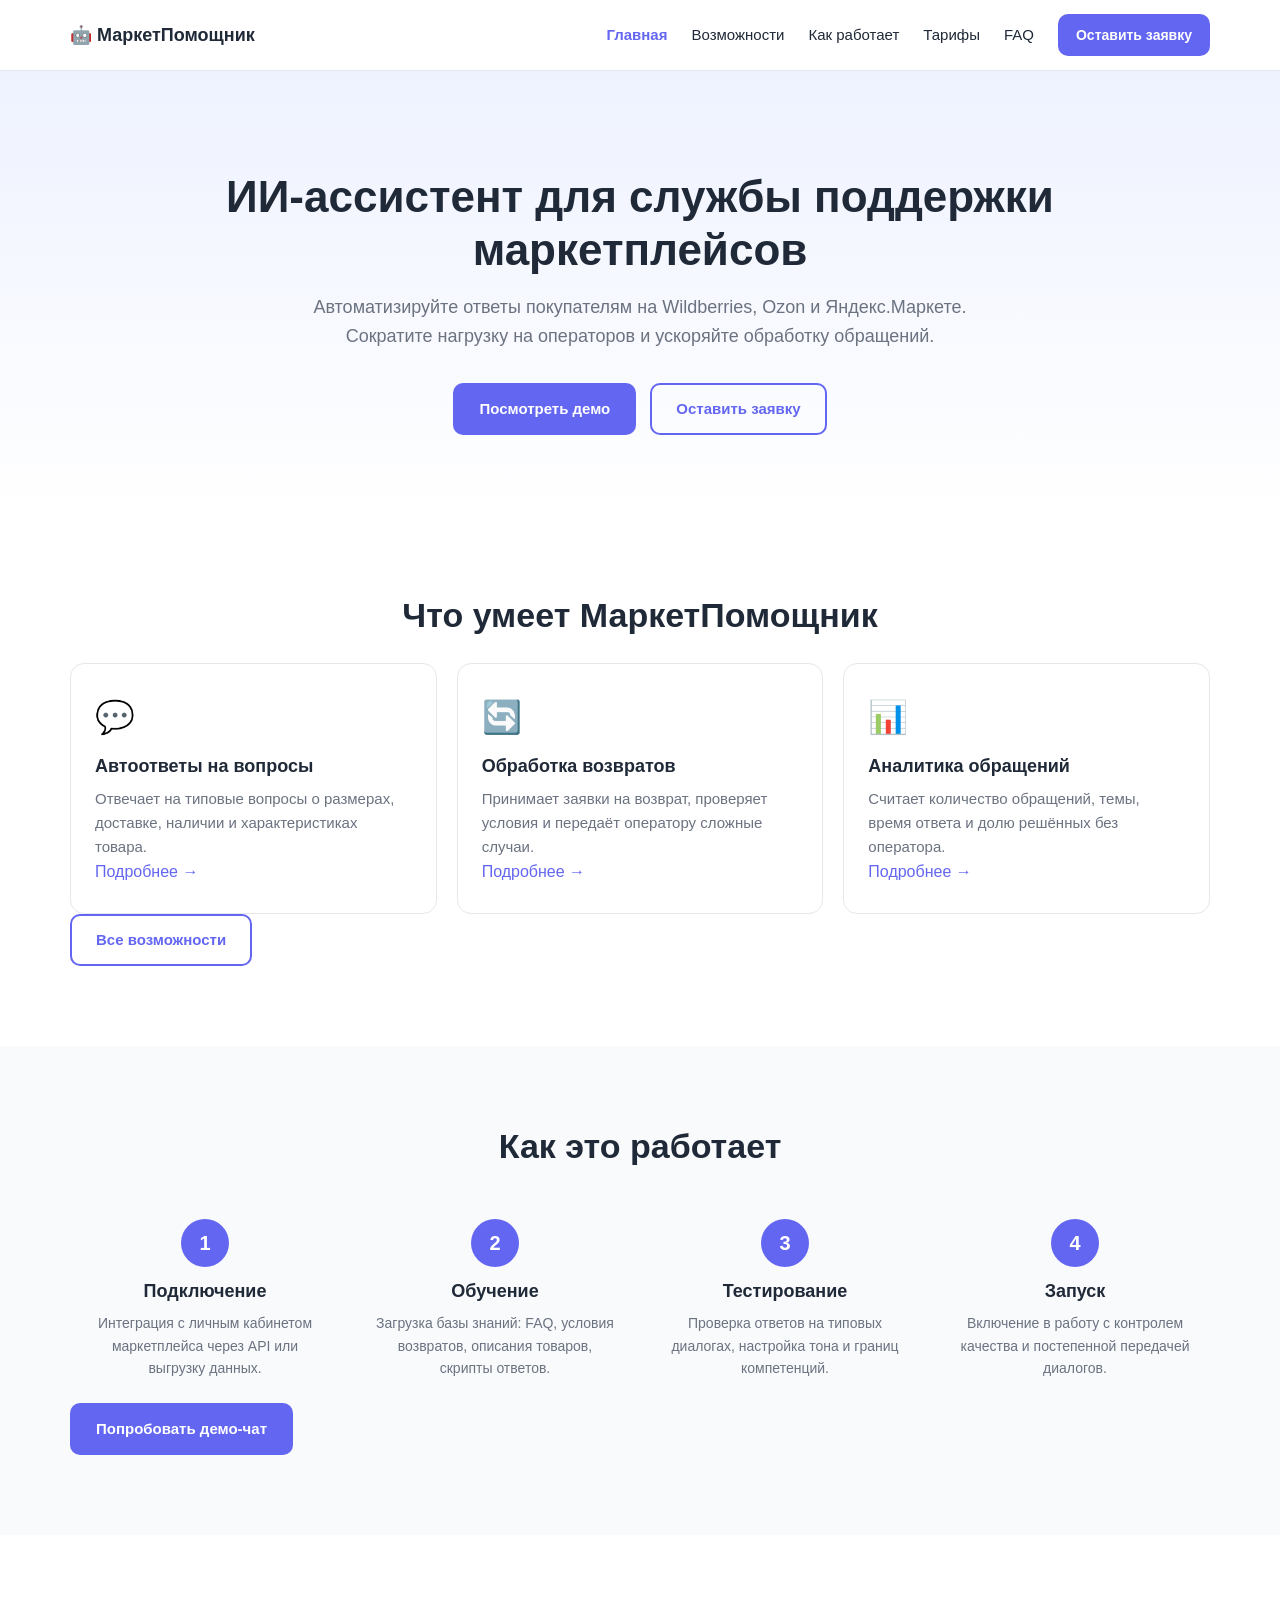
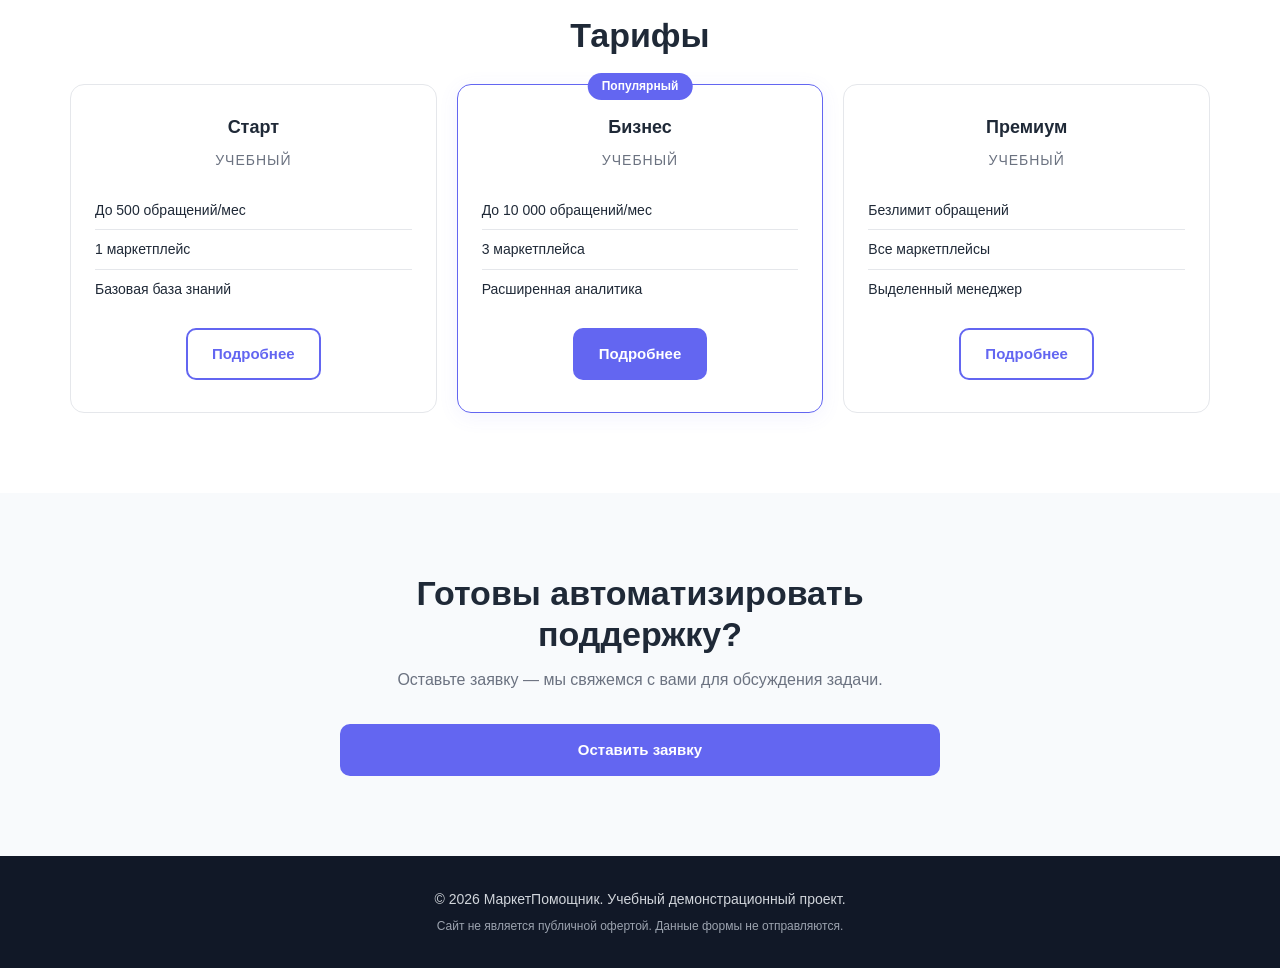
<file: index.html>
<!DOCTYPE html>
<html lang="ru">
<head>
  <meta charset="UTF-8">
  <meta name="viewport" content="width=device-width, initial-scale=1.0">
  <title>МаркетПомощник — ИИ-ассистент для маркетплейсов</title>
  <link rel="stylesheet" href="styles.css">
</head>
<body>

  <!-- ШАПКА -->
  <header class="header">
    <div class="container header__inner">
      <a href="index.html" class="logo">🤖 МаркетПомощник</a>
      <nav class="nav">
        <a href="index.html" class="nav__link nav__link--active">Главная</a>
        <a href="features.html" class="nav__link">Возможности</a>
        <a href="how.html" class="nav__link">Как работает</a>
        <a href="pricing.html" class="nav__link">Тарифы</a>
        <a href="faq.html" class="nav__link">FAQ</a>
        <a href="contacts.html" class="btn btn--primary btn--small">Оставить заявку</a>
      </nav>
      <button class="burger" aria-label="Меню">☰</button>
    </div>
  </header>

  <!-- ПЕРВЫЙ ЭКРАН -->
  <section class="hero">
    <div class="container">
      <h1>ИИ-ассистент для службы поддержки маркетплейсов</h1>
      <p class="hero__lead">Автоматизируйте ответы покупателям на Wildberries, Ozon и Яндекс.Маркете. Сократите нагрузку на операторов и ускоряйте обработку обращений.</p>
      <div class="hero__actions">
        <a href="how.html" class="btn btn--primary">Посмотреть демо</a>
        <a href="contacts.html" class="btn btn--ghost">Оставить заявку</a>
      </div>
    </div>
  </section>

  <!-- КРАТКИЕ ВОЗМОЖНОСТИ -->
  <section class="section">
    <div class="container">
      <h2>Что умеет МаркетПомощник</h2>
      <div class="grid grid--3">
        <div class="card">
          <div class="card__icon">💬</div>
          <h3>Автоответы на вопросы</h3>
          <p>Отвечает на типовые вопросы о размерах, доставке, наличии и характеристиках товара.</p>
          <a href="features.html" class="card__link">Подробнее →</a>
        </div>
        <div class="card">
          <div class="card__icon">🔄</div>
          <h3>Обработка возвратов</h3>
          <p>Принимает заявки на возврат, проверяет условия и передаёт оператору сложные случаи.</p>
          <a href="features.html" class="card__link">Подробнее →</a>
        </div>
        <div class="card">
          <div class="card__icon">📊</div>
          <h3>Аналитика обращений</h3>
          <p>Считает количество обращений, темы, время ответа и долю решённых без оператора.</p>
          <a href="features.html" class="card__link">Подробнее →</a>
        </div>
      </div>
      <div class="section__cta">
        <a href="features.html" class="btn btn--ghost">Все возможности</a>
      </div>
    </div>
  </section>

  <!-- КАК РАБОТАЕТ (кратко) -->
  <section class="section section--alt">
    <div class="container">
      <h2>Как это работает</h2>
      <div class="steps">
        <div class="step">
          <div class="step__num">1</div>
          <h3>Подключение</h3>
          <p>Интеграция с личным кабинетом маркетплейса через API или выгрузку данных.</p>
        </div>
        <div class="step">
          <div class="step__num">2</div>
          <h3>Обучение</h3>
          <p>Загрузка базы знаний: FAQ, условия возвратов, описания товаров, скрипты ответов.</p>
        </div>
        <div class="step">
          <div class="step__num">3</div>
          <h3>Тестирование</h3>
          <p>Проверка ответов на типовых диалогах, настройка тона и границ компетенций.</p>
        </div>
        <div class="step">
          <div class="step__num">4</div>
          <h3>Запуск</h3>
          <p>Включение в работу с контролем качества и постепенной передачей диалогов.</p>
        </div>
      </div>
      <div class="section__cta">
        <a href="how.html" class="btn btn--primary">Попробовать демо-чат</a>
      </div>
    </div>
  </section>

  <!-- ТАРИФЫ (кратко) -->
  <section class="section">
    <div class="container">
      <h2>Тарифы</h2>
      <div class="grid grid--3">
        <div class="price-card">
          <h3>Старт</h3>
          <div class="price-card__price">Учебный</div>
          <ul>
            <li>До 500 обращений/мес</li>
            <li>1 маркетплейс</li>
            <li>Базовая база знаний</li>
          </ul>
          <a href="pricing.html" class="btn btn--ghost">Подробнее</a>
        </div>
        <div class="price-card price-card--featured">
          <div class="price-card__badge">Популярный</div>
          <h3>Бизнес</h3>
          <div class="price-card__price">Учебный</div>
          <ul>
            <li>До 10 000 обращений/мес</li>
            <li>3 маркетплейса</li>
            <li>Расширенная аналитика</li>
          </ul>
          <a href="pricing.html" class="btn btn--primary">Подробнее</a>
        </div>
        <div class="price-card">
          <h3>Премиум</h3>
          <div class="price-card__price">Учебный</div>
          <ul>
            <li>Безлимит обращений</li>
            <li>Все маркетплейсы</li>
            <li>Выделенный менеджер</li>
          </ul>
          <a href="pricing.html" class="btn btn--ghost">Подробнее</a>
        </div>
      </div>
    </div>
  </section>

  <!-- CTA -->
  <section class="section section--alt">
    <div class="container container--narrow">
      <h2>Готовы автоматизировать поддержку?</h2>
      <p class="section__lead">Оставьте заявку — мы свяжемся с вами для обсуждения задачи.</p>
      <div class="section__cta">
        <a href="contacts.html" class="btn btn--primary btn--full">Оставить заявку</a>
      </div>
    </div>
  </section>

  <!-- ПОДВАЛ -->
  <footer class="footer">
    <div class="container">
      <p>© 2026 МаркетПомощник. Учебный демонстрационный проект.</p>
      <p class="footer__small">Сайт не является публичной офертой. Данные формы не отправляются.</p>
    </div>
  </footer>

  <script src="script.js"></script>
</body>
</html>
</file>
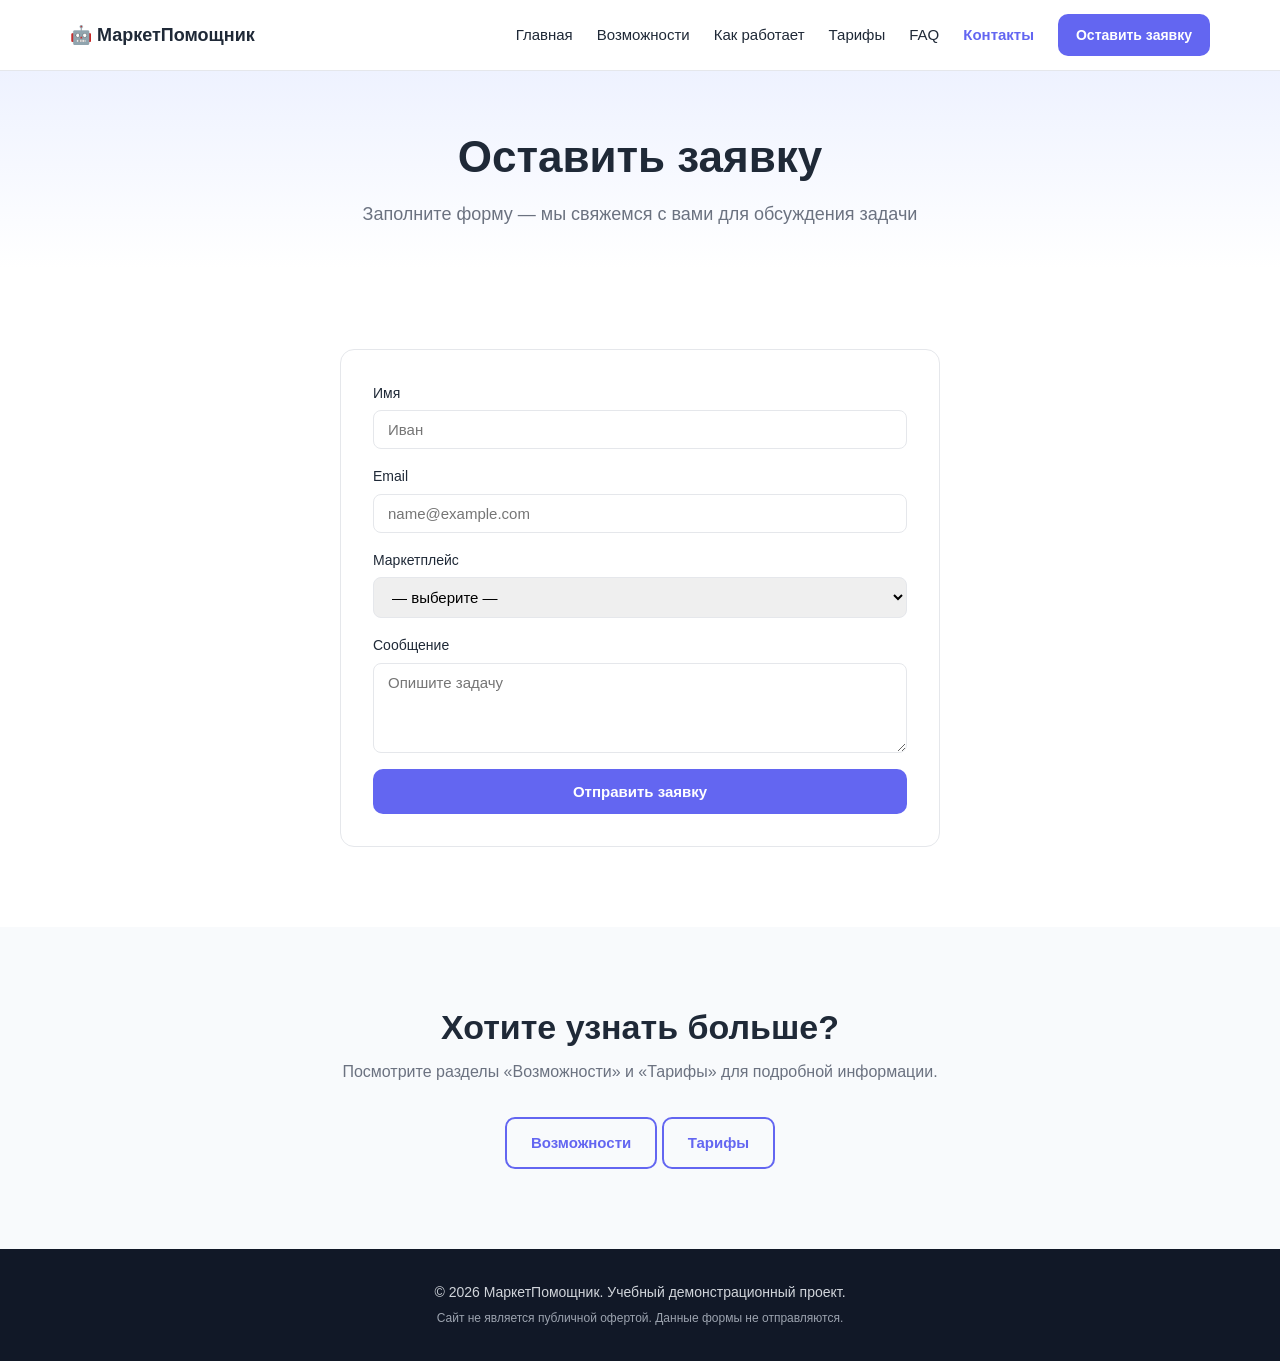
<file: contacts.html>
<!DOCTYPE html>
<html lang="ru">
<head>
  <meta charset="UTF-8">
  <meta name="viewport" content="width=device-width, initial-scale=1.0">
  <title>Контакты — МаркетПомощник</title>
  <link rel="stylesheet" href="styles.css">
</head>
<body>

  <!-- ШАПКА -->
  <header class="header">
    <div class="container header__inner">
      <a href="index.html" class="logo">🤖 МаркетПомощник</a>
      <nav class="nav">
        <a href="index.html" class="nav__link">Главная</a>
        <a href="features.html" class="nav__link">Возможности</a>
        <a href="how.html" class="nav__link">Как работает</a>
        <a href="pricing.html" class="nav__link">Тарифы</a>
        <a href="faq.html" class="nav__link">FAQ</a>
        <a href="contacts.html" class="nav__link nav__link--active">Контакты</a>
        <a href="contacts.html" class="btn btn--primary btn--small">Оставить заявку</a>
      </nav>
      <button class="burger" aria-label="Меню">☰</button>
    </div>
  </header>

  <!-- ЗАГОЛОВОК -->
  <section class="page-header">
    <div class="container">
      <h1>Оставить заявку</h1>
      <p class="page-header__lead">Заполните форму — мы свяжемся с вами для обсуждения задачи</p>
    </div>
  </section>

  <!-- ФОРМА -->
  <section class="section">
    <div class="container container--narrow">
      <form class="form" id="leadForm" novalidate>
        <label class="form__field">
          <span>Имя</span>
          <input type="text" name="name" required placeholder="Иван">
        </label>
        <label class="form__field">
          <span>Email</span>
          <input type="email" name="email" required placeholder="name@example.com">
        </label>
        <label class="form__field">
          <span>Маркетплейс</span>
          <select name="marketplace" required>
            <option value="">— выберите —</option>
            <option>Wildberries</option>
            <option>Ozon</option>
            <option>Яндекс.Маркет</option>
            <option>Другое</option>
          </select>
        </label>
        <label class="form__field">
          <span>Сообщение</span>
          <textarea name="message" rows="4" placeholder="Опишите задачу"></textarea>
        </label>
        <button type="submit" class="btn btn--primary btn--full">Отправить заявку</button>
        <div class="form__notice" id="formNotice" hidden></div>
      </form>
    </div>
  </section>

  <!-- CTA -->
  <section class="section section--alt">
    <div class="container container--narrow">
      <h2>Хотите узнать больше?</h2>
      <p class="section__lead">Посмотрите разделы «Возможности» и «Тарифы» для подробной информации.</p>
      <div class="center-link">
        <a href="features.html" class="btn btn--ghost">Возможности</a>
        <a href="pricing.html" class="btn btn--ghost">Тарифы</a>
      </div>
    </div>
  </section>

  <!-- ПОДВАЛ -->
  <footer class="footer">
    <div class="container">
      <p>© 2026 МаркетПомощник. Учебный демонстрационный проект.</p>
      <p class="footer__small">Сайт не является публичной офертой. Данные формы не отправляются.</p>
    </div>
  </footer>

  <script src="script.js"></script>
</body>
</html>
</file>
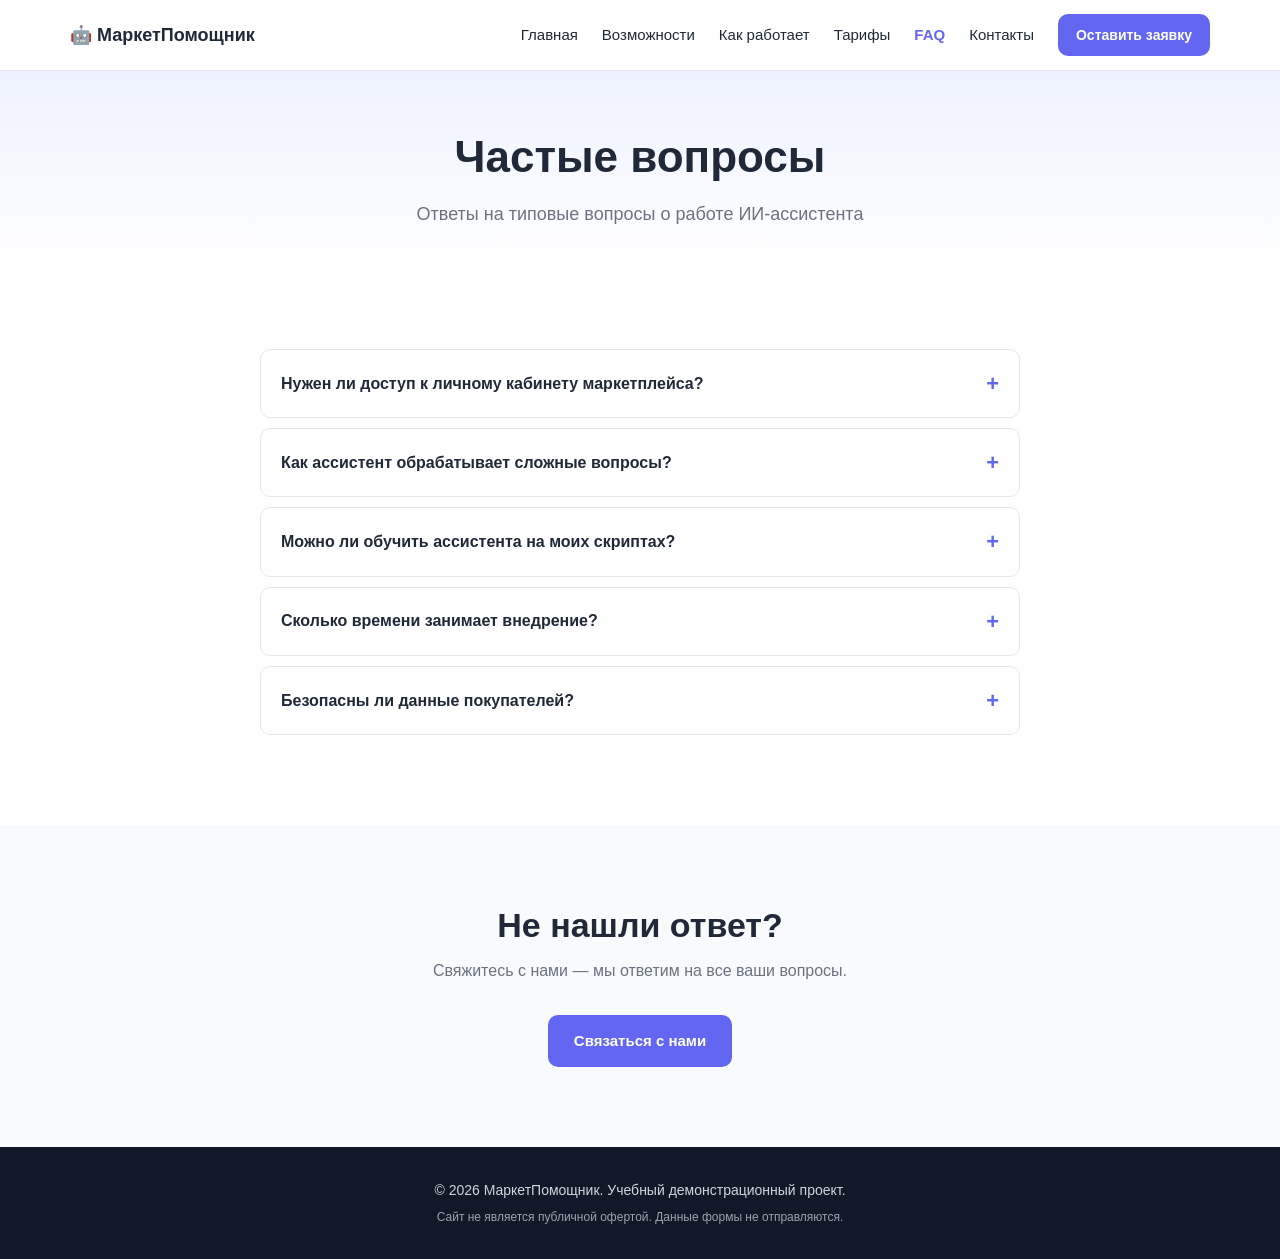
<file: faq.html>
<!DOCTYPE html>
<html lang="ru">
<head>
  <meta charset="UTF-8">
  <meta name="viewport" content="width=device-width, initial-scale=1.0">
  <title>FAQ — МаркетПомощник</title>
  <link rel="stylesheet" href="styles.css">
</head>
<body>

  <!-- ШАПКА -->
  <header class="header">
    <div class="container header__inner">
      <a href="index.html" class="logo">🤖 МаркетПомощник</a>
      <nav class="nav">
        <a href="index.html" class="nav__link">Главная</a>
        <a href="features.html" class="nav__link">Возможности</a>
        <a href="how.html" class="nav__link">Как работает</a>
        <a href="pricing.html" class="nav__link">Тарифы</a>
        <a href="faq.html" class="nav__link nav__link--active">FAQ</a>
        <a href="contacts.html" class="nav__link">Контакты</a>
        <a href="contacts.html" class="btn btn--primary btn--small">Оставить заявку</a>
      </nav>
      <button class="burger" aria-label="Меню">☰</button>
    </div>
  </header>

  <!-- ЗАГОЛОВОК -->
  <section class="page-header">
    <div class="container">
      <h1>Частые вопросы</h1>
      <p class="page-header__lead">Ответы на типовые вопросы о работе ИИ-ассистента</p>
    </div>
  </section>

  <!-- FAQ -->
  <section class="section">
    <div class="container">
      <div class="faq">
        <details class="faq__item">
          <summary>Нужен ли доступ к личному кабинету маркетплейса?</summary>
          <p>Для полноценной работы — да, через API или безопасную интеграцию. В демо-режиме достаточно выгрузки данных.</p>
        </details>
        <details class="faq__item">
          <summary>Как ассистент обрабатывает сложные вопросы?</summary>
          <p>Если вопрос выходит за рамки базы знаний, ассистент передаёт диалог живому оператору с кратким резюме.</p>
        </details>
        <details class="faq__item">
          <summary>Можно ли обучить ассистента на моих скриптах?</summary>
          <p>Да. Вы загружаете базу знаний, FAQ и примеры ответов — ассистент адаптируется под ваш стиль общения.</p>
        </details>
        <details class="faq__item">
          <summary>Сколько времени занимает внедрение?</summary>
          <p>В учебном сценарии — от 1 до 3 дней: подключение, загрузка базы, тестирование и запуск.</p>
        </details>
        <details class="faq__item">
          <summary>Безопасны ли данные покупателей?</summary>
          <p>Да. Данные шифруются, не передаются третьим лицам и хранятся в соответствии с политикой маркетплейса.</p>
        </details>
      </div>
    </div>
  </section>

  <!-- CTA -->
  <section class="section section--alt">
    <div class="container container--narrow">
      <h2>Не нашли ответ?</h2>
      <p class="section__lead">Свяжитесь с нами — мы ответим на все ваши вопросы.</p>
      <div class="center-link">
        <a href="contacts.html" class="btn btn--primary">Связаться с нами</a>
      </div>
    </div>
  </section>

  <!-- ПОДВАЛ -->
  <footer class="footer">
    <div class="container">
      <p>© 2026 МаркетПомощник. Учебный демонстрационный проект.</p>
      <p class="footer__small">Сайт не является публичной офертой. Данные формы не отправляются.</p>
    </div>
  </footer>

  <script src="script.js"></script>
</body>
</html>
</file>
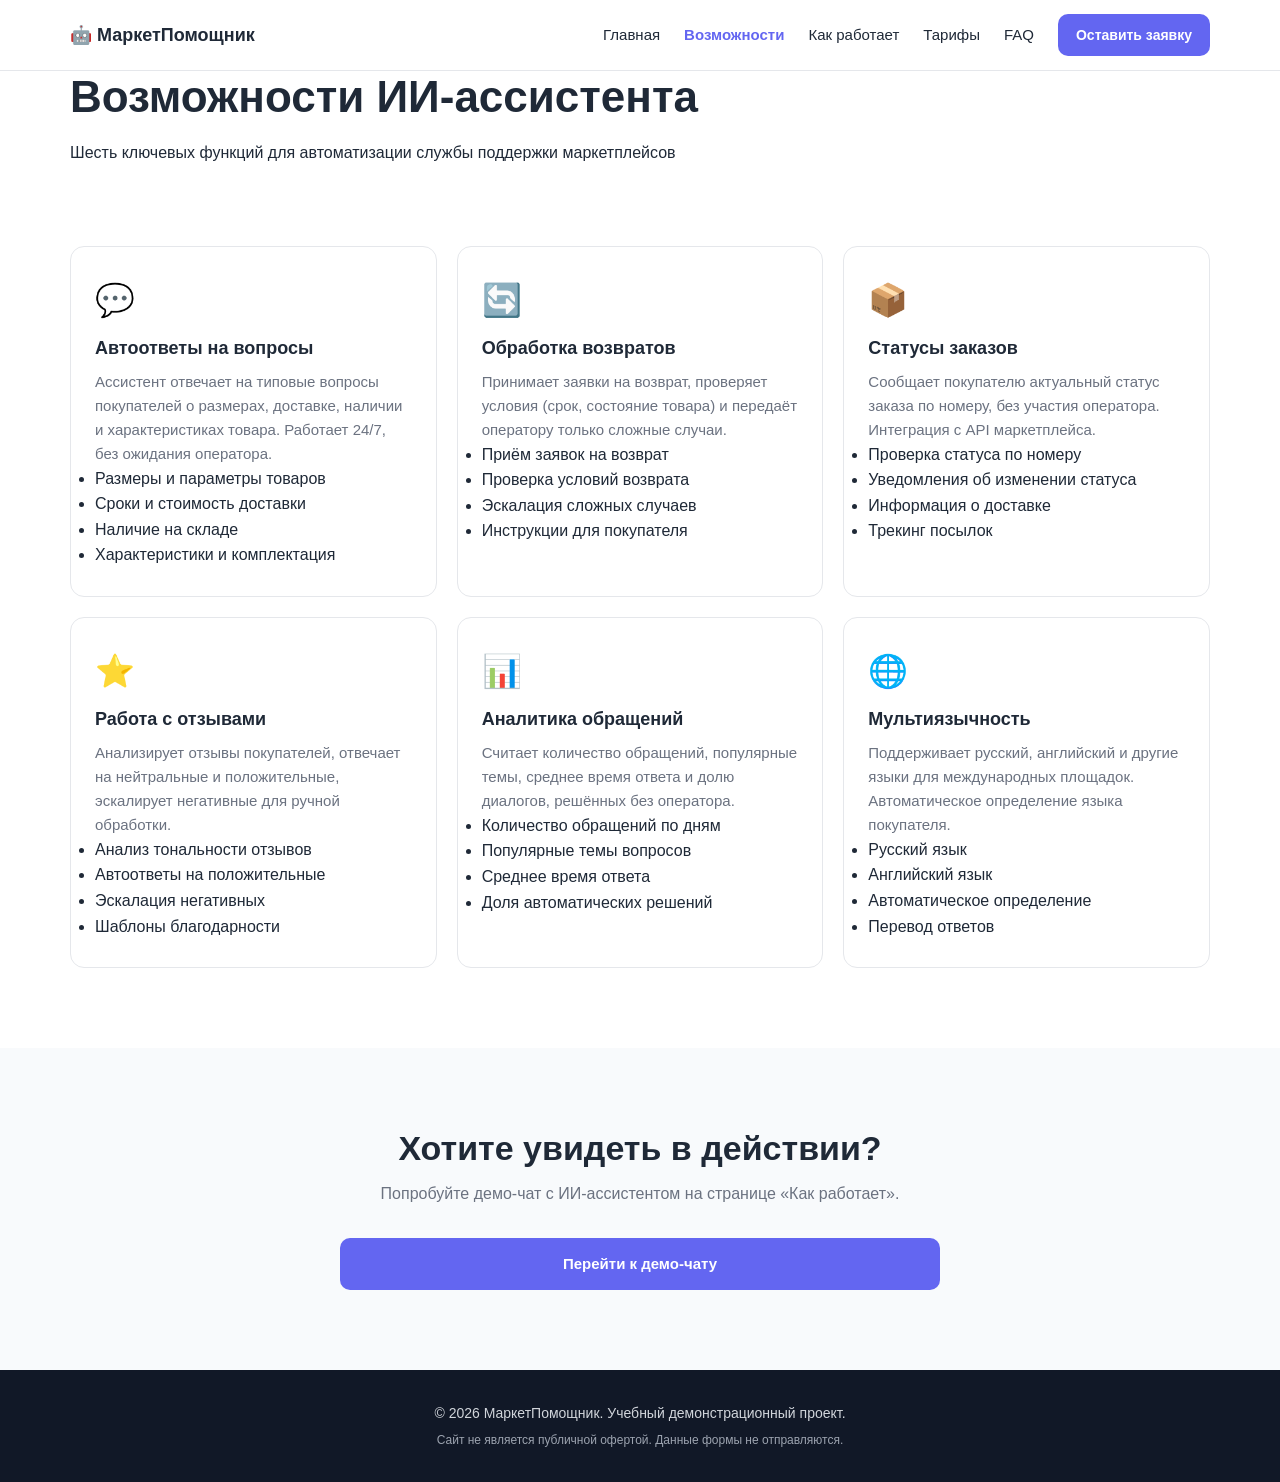
<file: features.html>
<!DOCTYPE html>
<html lang="ru">
<head>
  <meta charset="UTF-8">
  <meta name="viewport" content="width=device-width, initial-scale=1.0">
  <title>Возможности — МаркетПомощник</title>
  <link rel="stylesheet" href="styles.css">
</head>
<body>

  <!-- ШАПКА -->
  <header class="header">
    <div class="container header__inner">
      <a href="index.html" class="logo">🤖 МаркетПомощник</a>
      <nav class="nav">
        <a href="index.html" class="nav__link">Главная</a>
        <a href="features.html" class="nav__link nav__link--active">Возможности</a>
        <a href="how.html" class="nav__link">Как работает</a>
        <a href="pricing.html" class="nav__link">Тарифы</a>
        <a href="faq.html" class="nav__link">FAQ</a>
        <a href="contacts.html" class="btn btn--primary btn--small">Оставить заявку</a>
      </nav>
      <button class="burger" aria-label="Меню">☰</button>
    </div>
  </header>

  <!-- ЗАГОЛОВОК СТРАНИЦЫ -->
  <section class="page-hero">
    <div class="container">
      <h1>Возможности ИИ-ассистента</h1>
      <p class="page-hero__lead">Шесть ключевых функций для автоматизации службы поддержки маркетплейсов</p>
    </div>
  </section>

  <!-- ВСЕ ВОЗМОЖНОСТИ -->
  <section class="section">
    <div class="container">
      <div class="grid grid--3">
        <div class="card card--large">
          <div class="card__icon">💬</div>
          <h3>Автоответы на вопросы</h3>
          <p>Ассистент отвечает на типовые вопросы покупателей о размерах, доставке, наличии и характеристиках товара. Работает 24/7, без ожидания оператора.</p>
          <ul class="card__list">
            <li>Размеры и параметры товаров</li>
            <li>Сроки и стоимость доставки</li>
            <li>Наличие на складе</li>
            <li>Характеристики и комплектация</li>
          </ul>
        </div>
        <div class="card card--large">
          <div class="card__icon">🔄</div>
          <h3>Обработка возвратов</h3>
          <p>Принимает заявки на возврат, проверяет условия (срок, состояние товара) и передаёт оператору только сложные случаи.</p>
          <ul class="card__list">
            <li>Приём заявок на возврат</li>
            <li>Проверка условий возврата</li>
            <li>Эскалация сложных случаев</li>
            <li>Инструкции для покупателя</li>
          </ul>
        </div>
        <div class="card card--large">
          <div class="card__icon">📦</div>
          <h3>Статусы заказов</h3>
          <p>Сообщает покупателю актуальный статус заказа по номеру, без участия оператора. Интеграция с API маркетплейса.</p>
          <ul class="card__list">
            <li>Проверка статуса по номеру</li>
            <li>Уведомления об изменении статуса</li>
            <li>Информация о доставке</li>
            <li>Трекинг посылок</li>
          </ul>
        </div>
        <div class="card card--large">
          <div class="card__icon">⭐</div>
          <h3>Работа с отзывами</h3>
          <p>Анализирует отзывы покупателей, отвечает на нейтральные и положительные, эскалирует негативные для ручной обработки.</p>
          <ul class="card__list">
            <li>Анализ тональности отзывов</li>
            <li>Автоответы на положительные</li>
            <li>Эскалация негативных</li>
            <li>Шаблоны благодарности</li>
          </ul>
        </div>
        <div class="card card--large">
          <div class="card__icon">📊</div>
          <h3>Аналитика обращений</h3>
          <p>Считает количество обращений, популярные темы, среднее время ответа и долю диалогов, решённых без оператора.</p>
          <ul class="card__list">
            <li>Количество обращений по дням</li>
            <li>Популярные темы вопросов</li>
            <li>Среднее время ответа</li>
            <li>Доля автоматических решений</li>
          </ul>
        </div>
        <div class="card card--large">
          <div class="card__icon">🌐</div>
          <h3>Мультиязычность</h3>
          <p>Поддерживает русский, английский и другие языки для международных площадок. Автоматическое определение языка покупателя.</p>
          <ul class="card__list">
            <li>Русский язык</li>
            <li>Английский язык</li>
            <li>Автоматическое определение</li>
            <li>Перевод ответов</li>
          </ul>
        </div>
      </div>
    </div>
  </section>

  <!-- CTA -->
  <section class="section section--alt">
    <div class="container container--narrow">
      <h2>Хотите увидеть в действии?</h2>
      <p class="section__lead">Попробуйте демо-чат с ИИ-ассистентом на странице «Как работает».</p>
      <div class="section__cta">
        <a href="how.html" class="btn btn--primary btn--full">Перейти к демо-чату</a>
      </div>
    </div>
  </section>

  <!-- ПОДВАЛ -->
  <footer class="footer">
    <div class="container">
      <p>© 2026 МаркетПомощник. Учебный демонстрационный проект.</p>
      <p class="footer__small">Сайт не является публичной офертой. Данные формы не отправляются.</p>
    </div>
  </footer>

  <script src="script.js"></script>
</body>
</html>
</file>
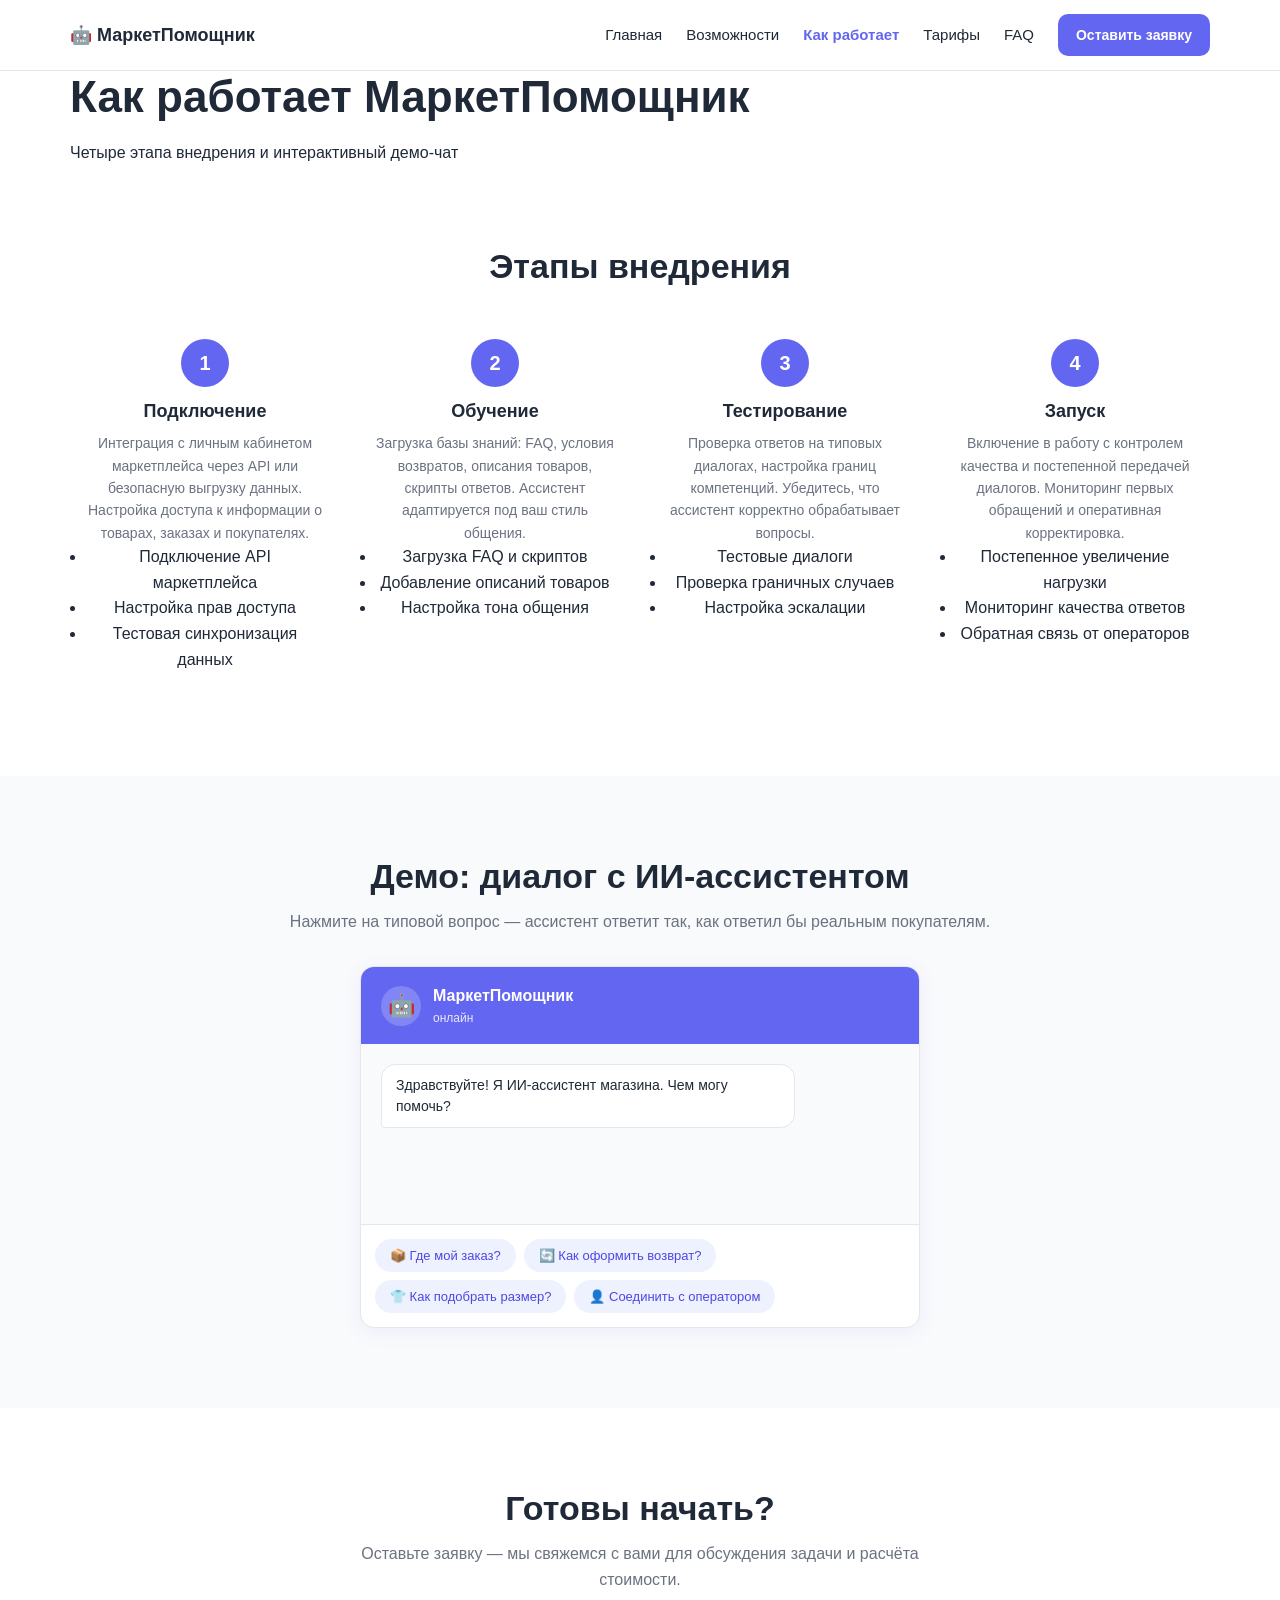
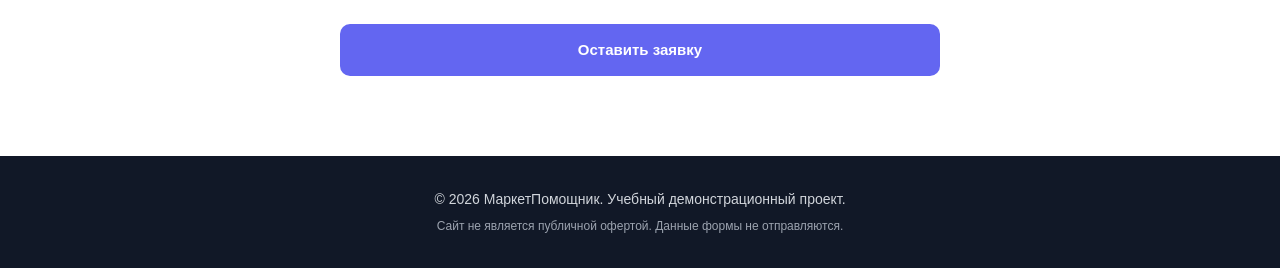
<file: how.html>
<!DOCTYPE html>
<html lang="ru">
<head>
  <meta charset="UTF-8">
  <meta name="viewport" content="width=device-width, initial-scale=1.0">
  <title>Как работает — МаркетПомощник</title>
  <link rel="stylesheet" href="styles.css">
</head>
<body>

  <!-- ШАПКА -->
  <header class="header">
    <div class="container header__inner">
      <a href="index.html" class="logo">🤖 МаркетПомощник</a>
      <nav class="nav">
        <a href="index.html" class="nav__link">Главная</a>
        <a href="features.html" class="nav__link">Возможности</a>
        <a href="how.html" class="nav__link nav__link--active">Как работает</a>
        <a href="pricing.html" class="nav__link">Тарифы</a>
        <a href="faq.html" class="nav__link">FAQ</a>
        <a href="contacts.html" class="btn btn--primary btn--small">Оставить заявку</a>
      </nav>
      <button class="burger" aria-label="Меню">☰</button>
    </div>
  </header>

  <!-- ЗАГОЛОВОК СТРАНИЦЫ -->
  <section class="page-hero">
    <div class="container">
      <h1>Как работает МаркетПомощник</h1>
      <p class="page-hero__lead">Четыре этапа внедрения и интерактивный демо-чат</p>
    </div>
  </section>

  <!-- ЭТАПЫ РАБОТЫ -->
  <section class="section">
    <div class="container">
      <h2>Этапы внедрения</h2>
      <div class="steps">
        <div class="step step--detailed">
          <div class="step__num">1</div>
          <h3>Подключение</h3>
          <p>Интеграция с личным кабинетом маркетплейса через API или безопасную выгрузку данных. Настройка доступа к информации о товарах, заказах и покупателях.</p>
          <ul class="step__list">
            <li>Подключение API маркетплейса</li>
            <li>Настройка прав доступа</li>
            <li>Тестовая синхронизация данных</li>
          </ul>
        </div>
        <div class="step step--detailed">
          <div class="step__num">2</div>
          <h3>Обучение</h3>
          <p>Загрузка базы знаний: FAQ, условия возвратов, описания товаров, скрипты ответов. Ассистент адаптируется под ваш стиль общения.</p>
          <ul class="step__list">
            <li>Загрузка FAQ и скриптов</li>
            <li>Добавление описаний товаров</li>
            <li>Настройка тона общения</li>
          </ul>
        </div>
        <div class="step step--detailed">
          <div class="step__num">3</div>
          <h3>Тестирование</h3>
          <p>Проверка ответов на типовых диалогах, настройка границ компетенций. Убедитесь, что ассистент корректно обрабатывает вопросы.</p>
          <ul class="step__list">
            <li>Тестовые диалоги</li>
            <li>Проверка граничных случаев</li>
            <li>Настройка эскалации</li>
          </ul>
        </div>
        <div class="step step--detailed">
          <div class="step__num">4</div>
          <h3>Запуск</h3>
          <p>Включение в работу с контролем качества и постепенной передачей диалогов. Мониторинг первых обращений и оперативная корректировка.</p>
          <ul class="step__list">
            <li>Постепенное увеличение нагрузки</li>
            <li>Мониторинг качества ответов</li>
            <li>Обратная связь от операторов</li>
          </ul>
        </div>
      </div>
    </div>
  </section>

  <!-- ДЕМО-ЧАТ -->
  <section class="section section--alt">
    <div class="container">
      <h2>Демо: диалог с ИИ-ассистентом</h2>
      <p class="section__lead">Нажмите на типовой вопрос — ассистент ответит так, как ответил бы реальным покупателям.</p>

      <div class="chat">
        <div class="chat__header">
          <div class="chat__avatar">🤖</div>
          <div>
            <div class="chat__name">МаркетПомощник</div>
            <div class="chat__status">онлайн</div>
          </div>
        </div>
        <div class="chat__body" id="chatBody">
          <div class="msg msg--bot">Здравствуйте! Я ИИ-ассистент магазина. Чем могу помочь?</div>
        </div>
        <div class="chat__suggestions" id="chatSuggestions">
          <button class="suggestion" data-q="status">📦 Где мой заказ?</button>
          <button class="suggestion" data-q="return">🔄 Как оформить возврат?</button>
          <button class="suggestion" data-q="size">👕 Как подобрать размер?</button>
          <button class="suggestion" data-q="operator">👤 Соединить с оператором</button>
        </div>
      </div>
    </div>
  </section>

  <!-- CTA -->
  <section class="section">
    <div class="container container--narrow">
      <h2>Готовы начать?</h2>
      <p class="section__lead">Оставьте заявку — мы свяжемся с вами для обсуждения задачи и расчёта стоимости.</p>
      <div class="section__cta">
        <a href="contacts.html" class="btn btn--primary btn--full">Оставить заявку</a>
      </div>
    </div>
  </section>

  <!-- ПОДВАЛ -->
  <footer class="footer">
    <div class="container">
      <p>© 2026 МаркетПомощник. Учебный демонстрационный проект.</p>
      <p class="footer__small">Сайт не является публичной офертой. Данные формы не отправляются.</p>
    </div>
  </footer>

  <script src="script.js"></script>
</body>
</html>
</file>
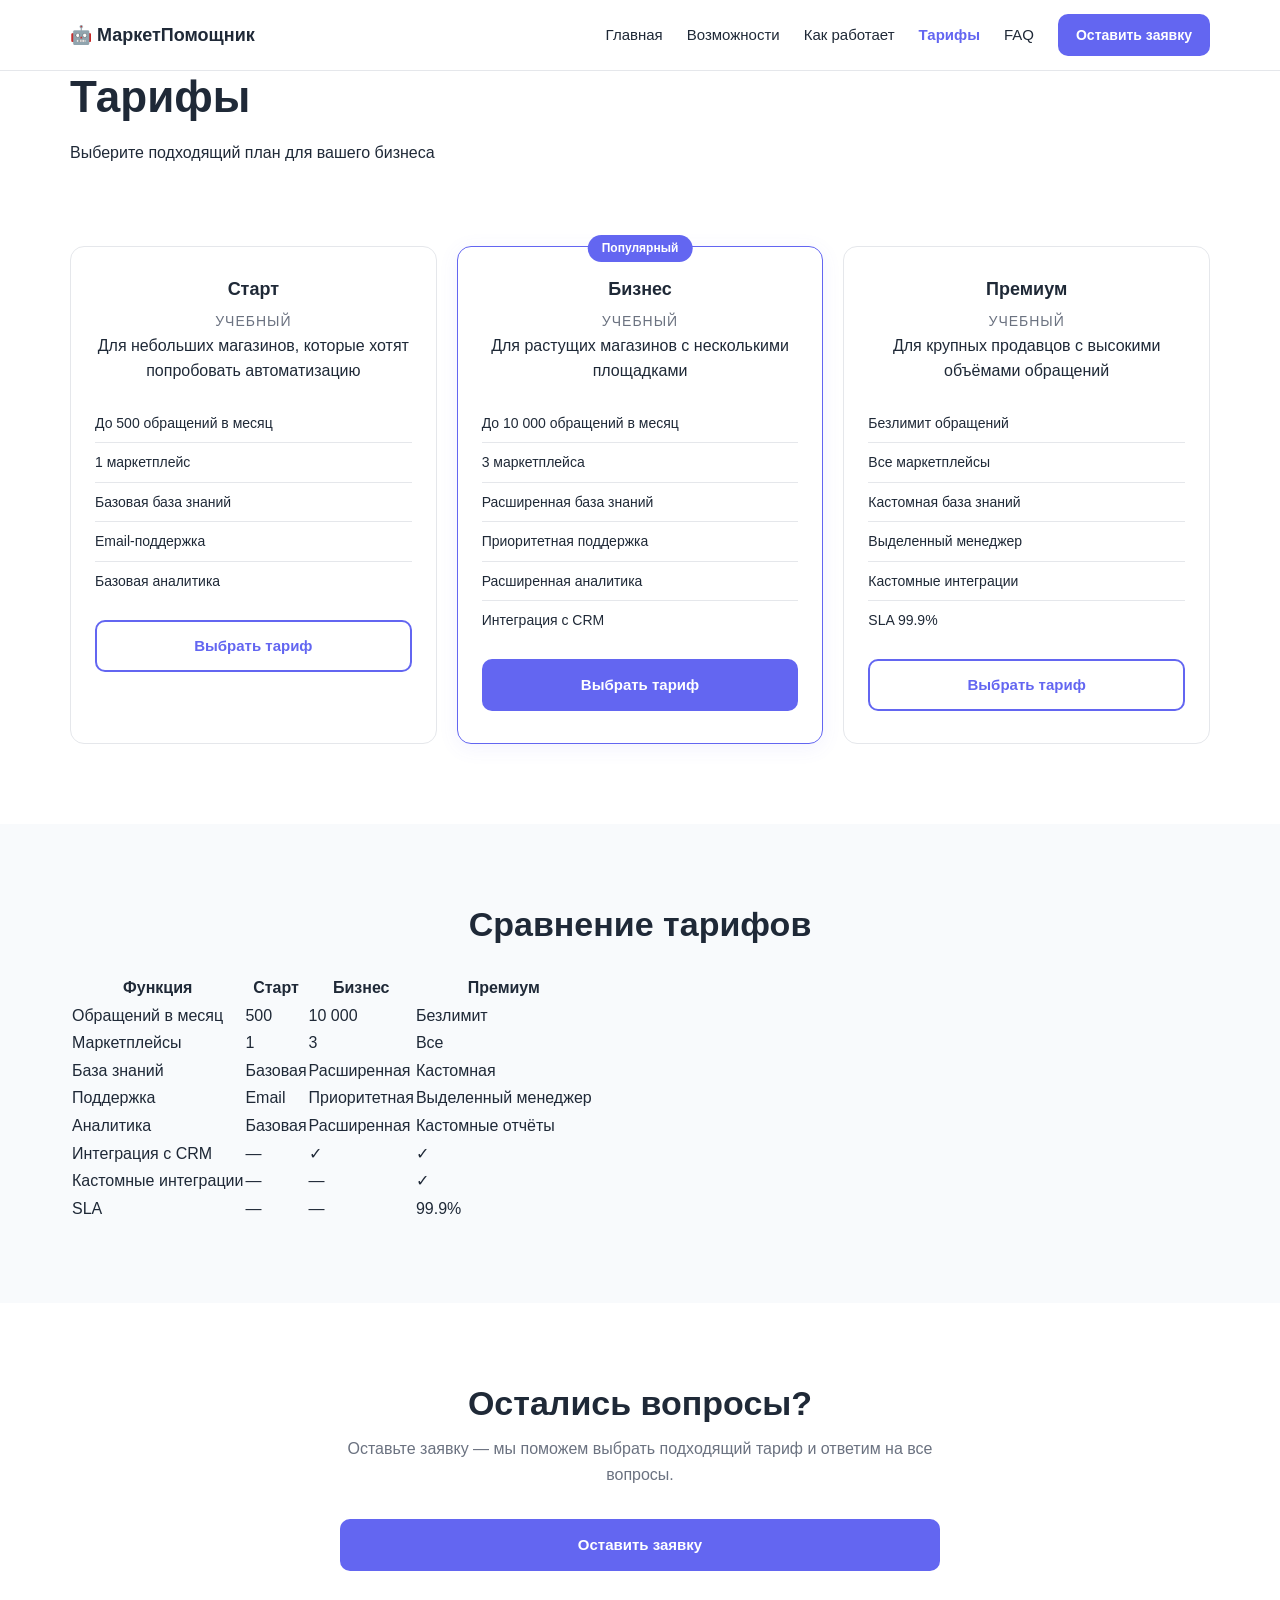
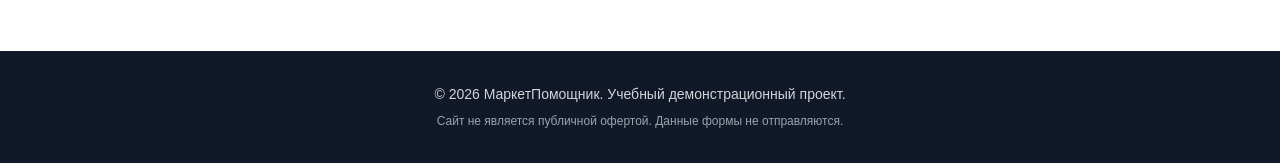
<file: pricing.html>
<!DOCTYPE html>
<html lang="ru">
<head>
  <meta charset="UTF-8">
  <meta name="viewport" content="width=device-width, initial-scale=1.0">
  <title>Тарифы — МаркетПомощник</title>
  <link rel="stylesheet" href="styles.css">
</head>
<body>

  <!-- ШАПКА -->
  <header class="header">
    <div class="container header__inner">
      <a href="index.html" class="logo">🤖 МаркетПомощник</a>
      <nav class="nav">
        <a href="index.html" class="nav__link">Главная</a>
        <a href="features.html" class="nav__link">Возможности</a>
        <a href="how.html" class="nav__link">Как работает</a>
        <a href="pricing.html" class="nav__link nav__link--active">Тарифы</a>
        <a href="faq.html" class="nav__link">FAQ</a>
        <a href="contacts.html" class="btn btn--primary btn--small">Оставить заявку</a>
      </nav>
      <button class="burger" aria-label="Меню">☰</button>
    </div>
  </header>

  <!-- ЗАГОЛОВОК СТРАНИЦЫ -->
  <section class="page-hero">
    <div class="container">
      <h1>Тарифы</h1>
      <p class="page-hero__lead">Выберите подходящий план для вашего бизнеса</p>
    </div>
  </section>

  <!-- ТАРИФЫ -->
  <section class="section">
    <div class="container">
      <div class="grid grid--3">
        <div class="price-card price-card--detailed">
          <h3>Старт</h3>
          <div class="price-card__price">Учебный</div>
          <p class="price-card__desc">Для небольших магазинов, которые хотят попробовать автоматизацию</p>
          <ul>
            <li>До 500 обращений в месяц</li>
            <li>1 маркетплейс</li>
            <li>Базовая база знаний</li>
            <li>Email-поддержка</li>
            <li>Базовая аналитика</li>
          </ul>
          <a href="contacts.html" class="btn btn--ghost btn--full">Выбрать тариф</a>
        </div>
        <div class="price-card price-card--featured price-card--detailed">
          <div class="price-card__badge">Популярный</div>
          <h3>Бизнес</h3>
          <div class="price-card__price">Учебный</div>
          <p class="price-card__desc">Для растущих магазинов с несколькими площадками</p>
          <ul>
            <li>До 10 000 обращений в месяц</li>
            <li>3 маркетплейса</li>
            <li>Расширенная база знаний</li>
            <li>Приоритетная поддержка</li>
            <li>Расширенная аналитика</li>
            <li>Интеграция с CRM</li>
          </ul>
          <a href="contacts.html" class="btn btn--primary btn--full">Выбрать тариф</a>
        </div>
        <div class="price-card price-card--detailed">
          <h3>Премиум</h3>
          <div class="price-card__price">Учебный</div>
          <p class="price-card__desc">Для крупных продавцов с высокими объёмами обращений</p>
          <ul>
            <li>Безлимит обращений</li>
            <li>Все маркетплейсы</li>
            <li>Кастомная база знаний</li>
            <li>Выделенный менеджер</li>
            <li>Кастомные интеграции</li>
            <li>SLA 99.9%</li>
          </ul>
          <a href="contacts.html" class="btn btn--ghost btn--full">Выбрать тариф</a>
        </div>
      </div>
    </div>
  </section>

  <!-- СРАВНЕНИЕ -->
  <section class="section section--alt">
    <div class="container">
      <h2>Сравнение тарифов</h2>
      <div class="table-wrapper">
        <table class="comparison-table">
          <thead>
            <tr>
              <th>Функция</th>
              <th>Старт</th>
              <th>Бизнес</th>
              <th>Премиум</th>
            </tr>
          </thead>
          <tbody>
            <tr>
              <td>Обращений в месяц</td>
              <td>500</td>
              <td>10 000</td>
              <td>Безлимит</td>
            </tr>
            <tr>
              <td>Маркетплейсы</td>
              <td>1</td>
              <td>3</td>
              <td>Все</td>
            </tr>
            <tr>
              <td>База знаний</td>
              <td>Базовая</td>
              <td>Расширенная</td>
              <td>Кастомная</td>
            </tr>
            <tr>
              <td>Поддержка</td>
              <td>Email</td>
              <td>Приоритетная</td>
              <td>Выделенный менеджер</td>
            </tr>
            <tr>
              <td>Аналитика</td>
              <td>Базовая</td>
              <td>Расширенная</td>
              <td>Кастомные отчёты</td>
            </tr>
            <tr>
              <td>Интеграция с CRM</td>
              <td>—</td>
              <td>✓</td>
              <td>✓</td>
            </tr>
            <tr>
              <td>Кастомные интеграции</td>
              <td>—</td>
              <td>—</td>
              <td>✓</td>
            </tr>
            <tr>
              <td>SLA</td>
              <td>—</td>
              <td>—</td>
              <td>99.9%</td>
            </tr>
          </tbody>
        </table>
      </div>
    </div>
  </section>

  <!-- CTA -->
  <section class="section">
    <div class="container container--narrow">
      <h2>Остались вопросы?</h2>
      <p class="section__lead">Оставьте заявку — мы поможем выбрать подходящий тариф и ответим на все вопросы.</p>
      <div class="section__cta">
        <a href="contacts.html" class="btn btn--primary btn--full">Оставить заявку</a>
      </div>
    </div>
  </section>

  <!-- ПОДВАЛ -->
  <footer class="footer">
    <div class="container">
      <p>© 2026 МаркетПомощник. Учебный демонстрационный проект.</p>
      <p class="footer__small">Сайт не является публичной офертой. Данные формы не отправляются.</p>
    </div>
  </footer>

  <script src="script.js"></script>
</body>
</html>
</file>
<file: styles.css>
/* ===== Базовые настройки ===== */
* { box-sizing: border-box; margin: 0; padding: 0; }

:root {
  --primary: #6366f1;
  --primary-dark: #4f46e5;
  --primary-soft: #eef2ff;
  --text: #1f2937;
  --muted: #6b7280;
  --bg: #ffffff;
  --bg-alt: #f8fafc;
  --border: #e5e7eb;
  --radius: 14px;
  --shadow: 0 4px 20px rgba(99, 102, 241, 0.08);
}

html { scroll-behavior: smooth; }

body {
  font-family: -apple-system, BlinkMacSystemFont, "Segoe UI", Roboto, "Helvetica Neue", Arial, sans-serif;
  color: var(--text);
  background: var(--bg);
  line-height: 1.6;
  font-size: 16px;
}

.container {
  max-width: 1180px;
  margin: 0 auto;
  padding: 0 20px;
}
.container--narrow { max-width: 640px; }

h1, h2, h3 { line-height: 1.2; font-weight: 700; }
h1 { font-size: clamp(28px, 4vw, 44px); margin-bottom: 16px; }
h2 { font-size: clamp(24px, 3vw, 34px); margin-bottom: 28px; text-align: center; }
h3 { font-size: 18px; margin-bottom: 10px; }

a { color: var(--primary); text-decoration: none; }
a:hover { color: var(--primary-dark); }

.section { padding: 80px 0; }
.section--alt { background: var(--bg-alt); }
.section__lead { text-align: center; color: var(--muted); margin: -16px 0 32px; }

/* ===== Заголовок страницы ===== */
.page-header {
  padding: 60px 0 40px;
  text-align: center;
  background: linear-gradient(180deg, var(--primary-soft) 0%, var(--bg) 100%);
}
.page-header__lead {
  font-size: 18px;
  color: var(--muted);
  max-width: 680px;
  margin: 0 auto;
}

/* ===== Кнопки ===== */
.btn {
  display: inline-block;
  padding: 12px 24px;
  border-radius: 10px;
  font-weight: 600;
  font-size: 15px;
  cursor: pointer;
  border: 2px solid transparent;
  transition: all 0.2s;
  text-align: center;
}
.btn--primary { background: var(--primary); color: #fff; }
.btn--primary:hover { background: var(--primary-dark); color: #fff; }
.btn--ghost { background: transparent; color: var(--primary); border-color: var(--primary); }
.btn--ghost:hover { background: var(--primary-soft); }
.btn--small { padding: 8px 16px; font-size: 14px; }
.btn--full { width: 100%; }

.center-link {
  text-align: center;
  margin-top: 32px;
}

/* ===== Шапка ===== */
.header {
  position: sticky;
  top: 0;
  background: rgba(255, 255, 255, 0.95);
  backdrop-filter: blur(8px);
  border-bottom: 1px solid var(--border);
  z-index: 100;
}
.header__inner {
  display: flex;
  align-items: center;
  justify-content: space-between;
  padding: 14px 20px;
}
.logo {
  font-weight: 800;
  font-size: 18px;
  color: var(--text);
}
.nav {
  display: flex;
  align-items: center;
  gap: 24px;
}
.nav__link {
  color: var(--text);
  font-size: 15px;
  font-weight: 500;
  transition: color 0.2s;
}
.nav__link:hover { color: var(--primary); }
.nav__link--active {
  color: var(--primary);
  font-weight: 600;
}
.burger {
  display: none;
  background: none;
  border: none;
  font-size: 26px;
  cursor: pointer;
  color: var(--text);
}

/* ===== Hero ===== */
.hero {
  padding: 100px 0 80px;
  text-align: center;
  background: linear-gradient(180deg, var(--primary-soft) 0%, var(--bg) 100%);
}
.hero__lead {
  font-size: 18px;
  color: var(--muted);
  max-width: 680px;
  margin: 0 auto 32px;
}
.hero__actions {
  display: flex;
  gap: 14px;
  justify-content: center;
  flex-wrap: wrap;
}

/* ===== Сетки ===== */
.grid {
  display: grid;
  gap: 20px;
}
.grid--3 { grid-template-columns: repeat(3, 1fr); }

/* ===== Карточки ===== */
.card {
  background: #fff;
  border: 1px solid var(--border);
  border-radius: var(--radius);
  padding: 28px 24px;
  transition: transform 0.2s, box-shadow 0.2s;
}
.card:hover {
  transform: translateY(-4px);
  box-shadow: var(--shadow);
}
.card__icon {
  font-size: 32px;
  margin-bottom: 12px;
}
.card p { color: var(--muted); font-size: 15px; }

/* ===== Шаги ===== */
.steps {
  display: grid;
  grid-template-columns: repeat(4, 1fr);
  gap: 20px;
}
.step {
  text-align: center;
  padding: 24px 16px;
}
.step__num {
  width: 48px;
  height: 48px;
  border-radius: 50%;
  background: var(--primary);
  color: #fff;
  font-weight: 700;
  font-size: 20px;
  display: flex;
  align-items: center;
  justify-content: center;
  margin: 0 auto 14px;
}
.step p { color: var(--muted); font-size: 14px; }

/* ===== Чат ===== */
.chat {
  max-width: 560px;
  margin: 0 auto;
  background: #fff;
  border: 1px solid var(--border);
  border-radius: var(--radius);
  overflow: hidden;
  box-shadow: var(--shadow);
}
.chat__header {
  display: flex;
  align-items: center;
  gap: 12px;
  padding: 16px 20px;
  background: var(--primary);
  color: #fff;
}
.chat__avatar {
  width: 40px;
  height: 40px;
  border-radius: 50%;
  background: rgba(255,255,255,0.2);
  display: flex;
  align-items: center;
  justify-content: center;
  font-size: 22px;
}
.chat__name { font-weight: 600; }
.chat__status { font-size: 12px; opacity: 0.85; }
.chat__body {
  padding: 20px;
  min-height: 180px;
  max-height: 320px;
  overflow-y: auto;
  background: var(--bg-alt);
  display: flex;
  flex-direction: column;
  gap: 10px;
}
.msg {
  max-width: 80%;
  padding: 10px 14px;
  border-radius: 14px;
  font-size: 14px;
  line-height: 1.5;
  animation: fadeIn 0.3s;
}
.msg--bot {
  background: #fff;
  border: 1px solid var(--border);
  align-self: flex-start;
  border-bottom-left-radius: 4px;
}
.msg--user {
  background: var(--primary);
  color: #fff;
  align-self: flex-end;
  border-bottom-right-radius: 4px;
}
.chat__suggestions {
  padding: 14px;
  display: flex;
  flex-wrap: wrap;
  gap: 8px;
  border-top: 1px solid var(--border);
}
.suggestion {
  background: var(--primary-soft);
  color: var(--primary-dark);
  border: 1px solid transparent;
  padding: 8px 14px;
  border-radius: 20px;
  font-size: 13px;
  cursor: pointer;
  transition: all 0.2s;
}
.suggestion:hover {
  background: var(--primary);
  color: #fff;
}

@keyframes fadeIn {
  from { opacity: 0; transform: translateY(6px); }
  to { opacity: 1; transform: translateY(0); }
}

/* ===== Тарифы ===== */
.price-card {
  background: #fff;
  border: 1px solid var(--border);
  border-radius: var(--radius);
  padding: 32px 24px;
  text-align: center;
  position: relative;
}
.price-card ul {
  list-style: none;
  margin: 20px 0;
  text-align: left;
}
.price-card li {
  padding: 8px 0;
  border-bottom: 1px solid var(--border);
  font-size: 14px;
}
.price-card li:last-child { border-bottom: none; }
.price-card__price {
  font-size: 14px;
  color: var(--muted);
  text-transform: uppercase;
  letter-spacing: 1px;
}
.price-card--featured {
  border-color: var(--primary);
  box-shadow: var(--shadow);
}
.price-card__badge {
  position: absolute;
  top: -12px;
  left: 50%;
  transform: translateX(-50%);
  background: var(--primary);
  color: #fff;
  padding: 4px 14px;
  border-radius: 20px;
  font-size: 12px;
  font-weight: 600;
}

/* ===== FAQ ===== */
.faq {
  max-width: 760px;
  margin: 0 auto;
}
.faq__item {
  background: #fff;
  border: 1px solid var(--border);
  border-radius: 10px;
  margin-bottom: 10px;
  overflow: hidden;
}
.faq__item summary {
  padding: 16px 20px;
  cursor: pointer;
  font-weight: 600;
  list-style: none;
  display: flex;
  justify-content: space-between;
  align-items: center;
}
.faq__item summary::-webkit-details-marker { display: none; }
.faq__item summary::after {
  content: "+";
  font-size: 22px;
  color: var(--primary);
  transition: transform 0.2s;
}
.faq__item[open] summary::after { transform: rotate(45deg); }
.faq__item p {
  padding: 0 20px 16px;
  color: var(--muted);
  font-size: 15px;
}

/* ===== Форма ===== */
.form {
  background: #fff;
  border: 1px solid var(--border);
  border-radius: var(--radius);
  padding: 32px;
  display: flex;
  flex-direction: column;
  gap: 16px;
}
.form__field {
  display: flex;
  flex-direction: column;
  gap: 6px;
  font-size: 14px;
  font-weight: 500;
}
.form__field input,
.form__field select,
.form__field textarea {
  padding: 10px 14px;
  border: 1px solid var(--border);
  border-radius: 8px;
  font-size: 15px;
  font-family: inherit;
  transition: border-color 0.2s;
}
.form__field input:focus,
.form__field select:focus,
.form__field textarea:focus {
  outline: none;
  border-color: var(--primary);
}
.form__notice {
  padding: 12px 16px;
  border-radius: 8px;
  font-size: 14px;
  text-align: center;
}
.form__notice--ok { background: #ecfdf5; color: #065f46; }
.form__notice--err { background: #fef2f2; color: #991b1b; }

/* ===== Подвал ===== */
.footer {
  background: #111827;
  color: #d1d5db;
  padding: 32px 0;
  text-align: center;
  font-size: 14px;
}
.footer__small {
  font-size: 12px;
  color: #9ca3af;
  margin-top: 6px;
}

/* ===== Адаптив ===== */
@media (max-width: 900px) {
  .grid--3 { grid-template-columns: repeat(2, 1fr); }
  .steps { grid-template-columns: repeat(2, 1fr); }
}

@media (max-width: 640px) {
  .section { padding: 56px 0; }
  .hero { padding: 60px 0 50px; }
  .page-header { padding: 40px 0 30px; }

  .nav {
    display: none;
    position: absolute;
    top: 100%;
    left: 0;
    right: 0;
    background: #fff;
    flex-direction: column;
    align-items: stretch;
    padding: 16px 20px;
    border-bottom: 1px solid var(--border);
    gap: 12px;
  }
  .nav--open { display: flex; }
  .nav__link { padding: 8px 0; }
  .burger { display: block; }

  .grid--3 { grid-template-columns: 1fr; }
  .steps { grid-template-columns: 1fr; }

  .chat__suggestions { flex-direction: column; }
  .suggestion { width: 100%; text-align: center; }

  .form { padding: 20px; }
}

/* ===== Ультра-узкие экраны 360-390px ===== */
@media (max-width: 400px) {
  .container { padding: 0 16px; }
  
  .section { padding: 48px 0; }
  .hero { padding: 48px 0 40px; }
  .page-header { padding: 32px 0 24px; }
  
  h1 { font-size: 26px; margin-bottom: 12px; }
  h2 { font-size: 22px; margin-bottom: 20px; }
  h3 { font-size: 16px; }
  
  .hero__lead, .page-header__lead { font-size: 15px; margin-bottom: 24px; }
  
  .hero__actions {
    flex-direction: column;
    gap: 10px;
  }
  .hero__actions .btn { width: 100%; }
  
  .card { padding: 20px 16px; }
  .card__icon { font-size: 28px; }
  .card p { font-size: 14px; }
  
  .step { padding: 16px 12px; }
  .step__num { width: 40px; height: 40px; font-size: 18px; }
  .step p { font-size: 13px; }
  
  .chat__header { padding: 12px 16px; }
  .chat__avatar { width: 36px; height: 36px; font-size: 20px; }
  .chat__body { padding: 16px; }
  .msg { max-width: 85%; padding: 8px 12px; font-size: 13px; }
  .chat__suggestions { padding: 12px; gap: 6px; }
  .suggestion { padding: 7px 12px; font-size: 12px; }
  
  .price-card { padding: 24px 16px; }
  .price-card li { font-size: 13px; }
  
  .faq__item summary { padding: 14px 16px; font-size: 14px; }
  .faq__item p { padding: 0 16px 14px; font-size: 14px; }
  
  .form { padding: 16px; gap: 12px; }
  .form__field { font-size: 13px; }
  .form__field input,
  .form__field select,
  .form__field textarea { padding: 8px 12px; font-size: 14px; }
  
  .btn { padding: 10px 20px; font-size: 14px; }
  .btn--small { padding: 7px 14px; font-size: 13px; }
  
  .logo { font-size: 16px; }
  .header__inner { padding: 12px 16px; }
  
  .section__lead { font-size: 14px; margin: -12px 0 24px; }
}
</file>
